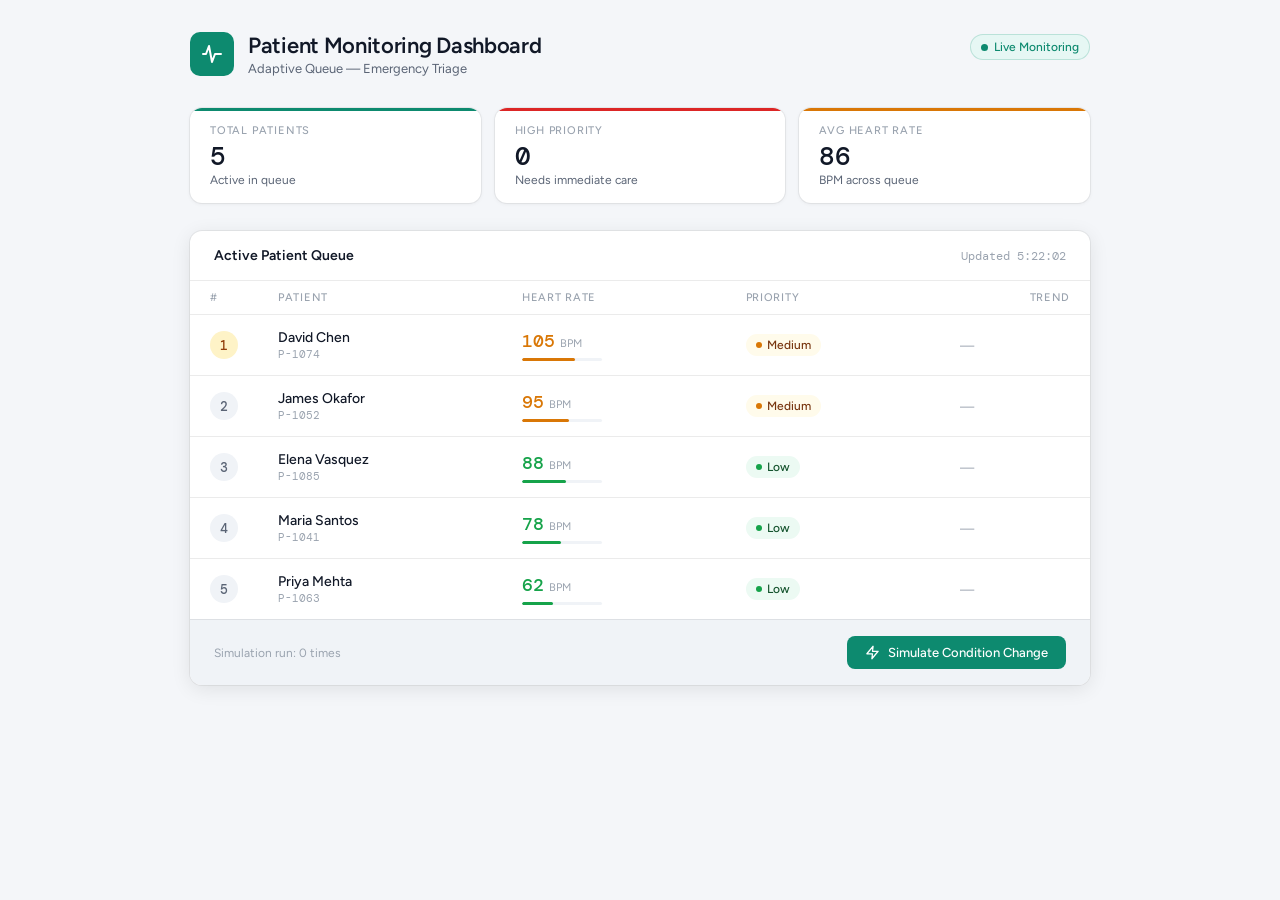
<file: patient-queue-dashboard.html>
<!DOCTYPE html>
<html lang="en">
<head>
<meta charset="UTF-8" />
<meta name="viewport" content="width=device-width, initial-scale=1.0" />
<title>Patient Monitoring Dashboard</title>
<link href="https://fonts.googleapis.com/css2?family=DM+Mono:wght@400;500&family=Figtree:wght@400;500;600&display=swap" rel="stylesheet" />
<style>
  *, *::before, *::after { box-sizing: border-box; margin: 0; padding: 0; }

  :root {
    --bg: #f4f6f9;
    --surface: #ffffff;
    --surface-2: #f0f3f7;
    --border: rgba(0,0,0,0.08);
    --border-strong: rgba(0,0,0,0.14);
    --text-primary: #111827;
    --text-secondary: #5a6475;
    --text-muted: #9aa3af;
    --teal-50: #e6f7f4;
    --teal-600: #0d8a6f;
    --teal-700: #0a7260;
    --green-50: #ecfaf3;
    --green-600: #16a34a;
    --green-800: #14532d;
    --amber-50: #fffbeb;
    --amber-600: #d97706;
    --amber-800: #78350f;
    --red-50: #fef2f2;
    --red-600: #dc2626;
    --red-800: #7f1d1d;
    --mono: 'DM Mono', monospace;
    --sans: 'Figtree', sans-serif;
    --radius: 12px;
    --radius-sm: 7px;
    --shadow: 0 1px 4px rgba(0,0,0,0.06), 0 0 0 1px rgba(0,0,0,0.05);
    --shadow-lg: 0 4px 20px rgba(0,0,0,0.09), 0 0 0 1px rgba(0,0,0,0.06);
  }

  body {
    background: var(--bg);
    font-family: var(--sans);
    color: var(--text-primary);
    min-height: 100vh;
    padding: 2rem 1rem 4rem;
  }

  .dashboard {
    max-width: 900px;
    margin: 0 auto;
  }

  /* ── Header ── */
  .header {
    display: flex;
    align-items: flex-start;
    justify-content: space-between;
    margin-bottom: 2rem;
    flex-wrap: wrap;
    gap: 1rem;
  }

  .header-left {
    display: flex;
    align-items: center;
    gap: 14px;
  }

  .pulse-icon {
    width: 44px;
    height: 44px;
    background: var(--teal-600);
    border-radius: 10px;
    display: flex;
    align-items: center;
    justify-content: center;
    flex-shrink: 0;
  }

  .pulse-icon svg { width: 24px; height: 24px; }

  .header-title { font-size: 22px; font-weight: 600; letter-spacing: -0.3px; color: var(--text-primary); }
  .header-sub { font-size: 13px; color: var(--text-secondary); margin-top: 2px; }

  .live-badge {
    display: flex;
    align-items: center;
    gap: 6px;
    font-size: 12px;
    font-weight: 500;
    color: var(--teal-600);
    background: var(--teal-50);
    padding: 5px 10px;
    border-radius: 999px;
    border: 1px solid rgba(13,138,111,0.2);
    margin-top: 2px;
  }

  .live-dot {
    width: 7px; height: 7px;
    background: var(--teal-600);
    border-radius: 50%;
    animation: pulse-dot 1.8s ease-in-out infinite;
  }

  @keyframes pulse-dot {
    0%, 100% { opacity: 1; transform: scale(1); }
    50% { opacity: 0.4; transform: scale(0.75); }
  }

  /* ── Stats row ── */
  .stats-row {
    display: grid;
    grid-template-columns: repeat(3, 1fr);
    gap: 14px;
    margin-bottom: 1.75rem;
  }

  .stat-card {
    background: var(--surface);
    border-radius: var(--radius);
    padding: 1rem 1.25rem;
    box-shadow: var(--shadow);
    position: relative;
    overflow: hidden;
  }

  .stat-card::before {
    content: '';
    position: absolute;
    top: 0; left: 0; right: 0;
    height: 3px;
    background: var(--accent, var(--teal-600));
    border-radius: 2px 2px 0 0;
  }

  .stat-label { font-size: 11px; font-weight: 500; text-transform: uppercase; letter-spacing: 0.8px; color: var(--text-muted); margin-bottom: 6px; }
  .stat-value { font-family: var(--mono); font-size: 26px; font-weight: 500; color: var(--text-primary); line-height: 1; }
  .stat-sub { font-size: 12px; color: var(--text-secondary); margin-top: 4px; }

  /* ── Main panel ── */
  .panel {
    background: var(--surface);
    border-radius: var(--radius);
    box-shadow: var(--shadow-lg);
    overflow: hidden;
  }

  .panel-header {
    padding: 1rem 1.5rem;
    border-bottom: 1px solid var(--border);
    display: flex;
    align-items: center;
    justify-content: space-between;
  }

  .panel-title { font-size: 14px; font-weight: 600; color: var(--text-primary); }
  .panel-meta { font-size: 12px; color: var(--text-muted); font-family: var(--mono); }

  /* ── Table ── */
  .queue-table { width: 100%; border-collapse: collapse; }

  .queue-table thead tr {
    border-bottom: 1px solid var(--border);
  }

  .queue-table th {
    font-size: 11px;
    font-weight: 500;
    text-transform: uppercase;
    letter-spacing: 0.7px;
    color: var(--text-muted);
    padding: 10px 20px;
    text-align: left;
  }

  .queue-table th:last-child { text-align: right; }

  .patient-row {
    border-bottom: 1px solid var(--border);
    transition: background 0.2s ease;
    animation: row-in 0.4s cubic-bezier(0.34,1.56,0.64,1) both;
  }

  @keyframes row-in {
    from { opacity: 0; transform: translateY(-8px) scale(0.99); }
    to   { opacity: 1; transform: translateY(0) scale(1); }
  }

  .patient-row:last-child { border-bottom: none; }
  .patient-row:hover { background: var(--surface-2); }

  .queue-table td {
    padding: 14px 20px;
    font-size: 14px;
    vertical-align: middle;
  }

  /* Position column */
  .pos-cell { display: flex; align-items: center; gap: 10px; }

  .pos-num {
    width: 28px; height: 28px;
    border-radius: 50%;
    display: flex; align-items: center; justify-content: center;
    font-family: var(--mono);
    font-size: 13px;
    font-weight: 500;
    flex-shrink: 0;
  }

  .pos-1 { background: #fef3c7; color: #92400e; }
  .pos-2 { background: var(--surface-2); color: var(--text-secondary); }
  .pos-3 { background: var(--surface-2); color: var(--text-secondary); }
  .pos-4 { background: var(--surface-2); color: var(--text-secondary); }
  .pos-5 { background: var(--surface-2); color: var(--text-secondary); }

  /* Patient name */
  .patient-name { font-weight: 500; font-size: 14px; }
  .patient-id { font-size: 11px; font-family: var(--mono); color: var(--text-muted); margin-top: 1px; }

  /* Heart rate */
  .hr-value {
    font-family: var(--mono);
    font-size: 18px;
    font-weight: 500;
  }

  .hr-unit { font-size: 11px; color: var(--text-muted); margin-left: 2px; font-family: var(--sans); }

  .hr-bar {
    height: 3px;
    border-radius: 2px;
    background: var(--surface-2);
    margin-top: 5px;
    width: 80px;
    overflow: hidden;
  }

  .hr-fill {
    height: 100%;
    border-radius: 2px;
    transition: width 0.6s ease, background 0.4s ease;
  }

  /* Priority badge */
  .priority-badge {
    display: inline-flex;
    align-items: center;
    gap: 5px;
    padding: 4px 10px;
    border-radius: 999px;
    font-size: 12px;
    font-weight: 500;
    white-space: nowrap;
    transition: background 0.4s ease, color 0.4s ease;
  }

  .priority-badge .dot {
    width: 6px; height: 6px;
    border-radius: 50%;
    flex-shrink: 0;
  }

  .badge-low  { background: var(--green-50); color: var(--green-800); }
  .badge-low .dot { background: var(--green-600); }

  .badge-medium { background: var(--amber-50); color: var(--amber-800); }
  .badge-medium .dot { background: var(--amber-600); }

  .badge-high { background: var(--red-50); color: var(--red-800); }
  .badge-high .dot { background: var(--red-600); animation: pulse-dot 1.2s ease-in-out infinite; }

  /* Trend arrow */
  .trend { font-size: 13px; text-align: right; }
  .trend-up { color: var(--red-600); }
  .trend-flat { color: var(--text-muted); }

  /* ── Footer / button ── */
  .panel-footer {
    padding: 1rem 1.5rem;
    border-top: 1px solid var(--border);
    display: flex;
    align-items: center;
    justify-content: space-between;
    background: var(--surface-2);
  }

  .footer-note { font-size: 12px; color: var(--text-muted); }

  .sim-btn {
    display: inline-flex;
    align-items: center;
    gap: 8px;
    background: var(--teal-600);
    color: #fff;
    border: none;
    border-radius: 8px;
    padding: 9px 18px;
    font-family: var(--sans);
    font-size: 13px;
    font-weight: 500;
    cursor: pointer;
    transition: background 0.15s ease, transform 0.1s ease;
  }

  .sim-btn:hover { background: var(--teal-700); }
  .sim-btn:active { transform: scale(0.97); }

  .sim-btn svg { width: 15px; height: 15px; flex-shrink: 0; }

  /* ── Toast ── */
  .toast {
    position: fixed;
    bottom: 28px;
    left: 50%;
    transform: translateX(-50%) translateY(80px);
    background: #1f2937;
    color: #f9fafb;
    font-size: 13px;
    padding: 10px 18px;
    border-radius: 999px;
    box-shadow: 0 4px 16px rgba(0,0,0,0.2);
    transition: transform 0.35s cubic-bezier(0.34,1.56,0.64,1), opacity 0.35s ease;
    opacity: 0;
    z-index: 999;
    white-space: nowrap;
    pointer-events: none;
  }

  .toast.show { transform: translateX(-50%) translateY(0); opacity: 1; }

  @media (max-width: 560px) {
    .stats-row { grid-template-columns: repeat(2, 1fr); }
    .queue-table th:nth-child(4), .queue-table td:nth-child(4) { display: none; }
  }
</style>
</head>
<body>

<div class="dashboard">

  <!-- Header -->
  <div class="header">
    <div class="header-left">
      <div class="pulse-icon">
        <svg viewBox="0 0 24 24" fill="none" stroke="#fff" stroke-width="2" stroke-linecap="round" stroke-linejoin="round">
          <polyline points="3 12 6 12 9 4 12 20 15 12 18 12 21 12"/>
        </svg>
      </div>
      <div>
        <div class="header-title">Patient Monitoring Dashboard</div>
        <div class="header-sub">Adaptive Queue — Emergency Triage</div>
      </div>
    </div>
    <div class="live-badge">
      <span class="live-dot"></span> Live Monitoring
    </div>
  </div>

  <!-- Stats -->
  <div class="stats-row">
    <div class="stat-card" style="--accent: var(--teal-600)">
      <div class="stat-label">Total Patients</div>
      <div class="stat-value" id="stat-total">5</div>
      <div class="stat-sub">Active in queue</div>
    </div>
    <div class="stat-card" style="--accent: var(--red-600)">
      <div class="stat-label">High Priority</div>
      <div class="stat-value" id="stat-high">0</div>
      <div class="stat-sub">Needs immediate care</div>
    </div>
    <div class="stat-card" style="--accent: var(--amber-600)">
      <div class="stat-label">Avg Heart Rate</div>
      <div class="stat-value" id="stat-avg">—</div>
      <div class="stat-sub">BPM across queue</div>
    </div>
  </div>

  <!-- Queue panel -->
  <div class="panel">
    <div class="panel-header">
      <span class="panel-title">Active Patient Queue</span>
      <span class="panel-meta" id="last-updated">Updated just now</span>
    </div>

    <table class="queue-table" aria-label="Patient queue ordered by priority">
      <thead>
        <tr>
          <th style="width:48px">#</th>
          <th>Patient</th>
          <th>Heart Rate</th>
          <th>Priority</th>
          <th style="text-align:right">Trend</th>
        </tr>
      </thead>
      <tbody id="queue-body"></tbody>
    </table>

    <div class="panel-footer">
      <span class="footer-note" id="sim-count">Simulation run: 0 times</span>
      <button class="sim-btn" id="sim-btn" onclick="simulateChange()">
        <svg viewBox="0 0 24 24" fill="none" stroke="currentColor" stroke-width="2" stroke-linecap="round" stroke-linejoin="round">
          <path d="M13 2L3 14h9l-1 8 10-12h-9l1-8z"/>
        </svg>
        Simulate Condition Change
      </button>
    </div>
  </div>

</div>

<!-- Toast -->
<div class="toast" id="toast"></div>

<script>
  const patients = [
    { id: 'P-1041', name: 'Maria Santos',   hr: 78,  changed: false },
    { id: 'P-1052', name: 'James Okafor',   hr: 95,  changed: false },
    { id: 'P-1063', name: 'Priya Mehta',    hr: 62,  changed: false },
    { id: 'P-1074', name: 'David Chen',     hr: 105, changed: false },
    { id: 'P-1085', name: 'Elena Vasquez',  hr: 88,  changed: false },
  ];

  let simCount = 0;

  function getPriority(hr) {
    if (hr < 90)  return 'Low';
    if (hr <= 110) return 'Medium';
    return 'High';
  }

  function getHrColor(hr) {
    if (hr < 90)   return '#16a34a';
    if (hr <= 110) return '#d97706';
    return '#dc2626';
  }

  function getHrBarPct(hr) {
    return Math.min(100, Math.round((hr / 160) * 100));
  }

  function sortPatients() {
    const order = { 'High': 0, 'Medium': 1, 'Low': 2 };
    patients.sort((a, b) => {
      const pa = order[getPriority(a.hr)], pb = order[getPriority(b.hr)];
      if (pa !== pb) return pa - pb;
      return b.hr - a.hr;
    });
  }

  function updateStats() {
    const high = patients.filter(p => getPriority(p.hr) === 'High').length;
    const avg  = Math.round(patients.reduce((s, p) => s + p.hr, 0) / patients.length);
    document.getElementById('stat-high').textContent = high;
    document.getElementById('stat-avg').textContent  = avg;

    const now = new Date();
    document.getElementById('last-updated').textContent =
      `Updated ${now.getHours()}:${String(now.getMinutes()).padStart(2,'0')}:${String(now.getSeconds()).padStart(2,'0')}`;
  }

  function renderQueue() {
    sortPatients();
    const tbody = document.getElementById('queue-body');
    tbody.innerHTML = '';

    patients.forEach((p, i) => {
      const priority = getPriority(p.hr);
      const badgeClass = priority === 'High' ? 'badge-high' : priority === 'Medium' ? 'badge-medium' : 'badge-low';
      const hrColor = getHrColor(p.hr);
      const pct = getHrBarPct(p.hr);
      const trendHTML = p.changed
        ? `<span class="trend trend-up" title="Rising">&#9650; Rising</span>`
        : `<span class="trend trend-flat">&#8212;</span>`;

      const tr = document.createElement('tr');
      tr.className = 'patient-row';
      tr.style.animationDelay = `${i * 55}ms`;
      tr.innerHTML = `
        <td>
          <div class="pos-cell">
            <div class="pos-num pos-${i + 1}">${i + 1}</div>
          </div>
        </td>
        <td>
          <div class="patient-name">${p.name}</div>
          <div class="patient-id">${p.id}</div>
        </td>
        <td>
          <div>
            <span class="hr-value" style="color:${hrColor}">${p.hr}</span>
            <span class="hr-unit">BPM</span>
          </div>
          <div class="hr-bar">
            <div class="hr-fill" style="width:${pct}%; background:${hrColor}"></div>
          </div>
        </td>
        <td>
          <span class="priority-badge ${badgeClass}">
            <span class="dot"></span>${priority}
          </span>
        </td>
        <td>${trendHTML}</td>
      `;
      tbody.appendChild(tr);
    });

    updateStats();
  }

  function showToast(msg) {
    const toast = document.getElementById('toast');
    toast.textContent = msg;
    toast.classList.add('show');
    clearTimeout(toast._t);
    toast._t = setTimeout(() => toast.classList.remove('show'), 3000);
  }

  function simulateChange() {
    const eligible = patients.filter(p => p.hr < 135);
    if (!eligible.length) { showToast('All patients at maximum levels.'); return; }

    const pick = eligible[Math.floor(Math.random() * eligible.length)];
    const increase = Math.floor(Math.random() * 15) + 8;
    const oldHr = pick.hr;
    const oldPriority = getPriority(oldHr);

    pick.hr = Math.min(140, pick.hr + increase);
    pick.changed = true;
    const newPriority = getPriority(pick.hr);

    simCount++;
    document.getElementById('sim-count').textContent = `Simulation run: ${simCount} time${simCount === 1 ? '' : 's'}`;

    const priorityChanged = oldPriority !== newPriority;
    const msg = priorityChanged
      ? `${pick.name}: ${oldHr}→${pick.hr} BPM · Priority ${oldPriority}→${newPriority}`
      : `${pick.name}: ${oldHr}→${pick.hr} BPM · Still ${newPriority}`;

    renderQueue();
    showToast(msg);
  }

  renderQueue();
</script>
</body>
</html>
</file>
